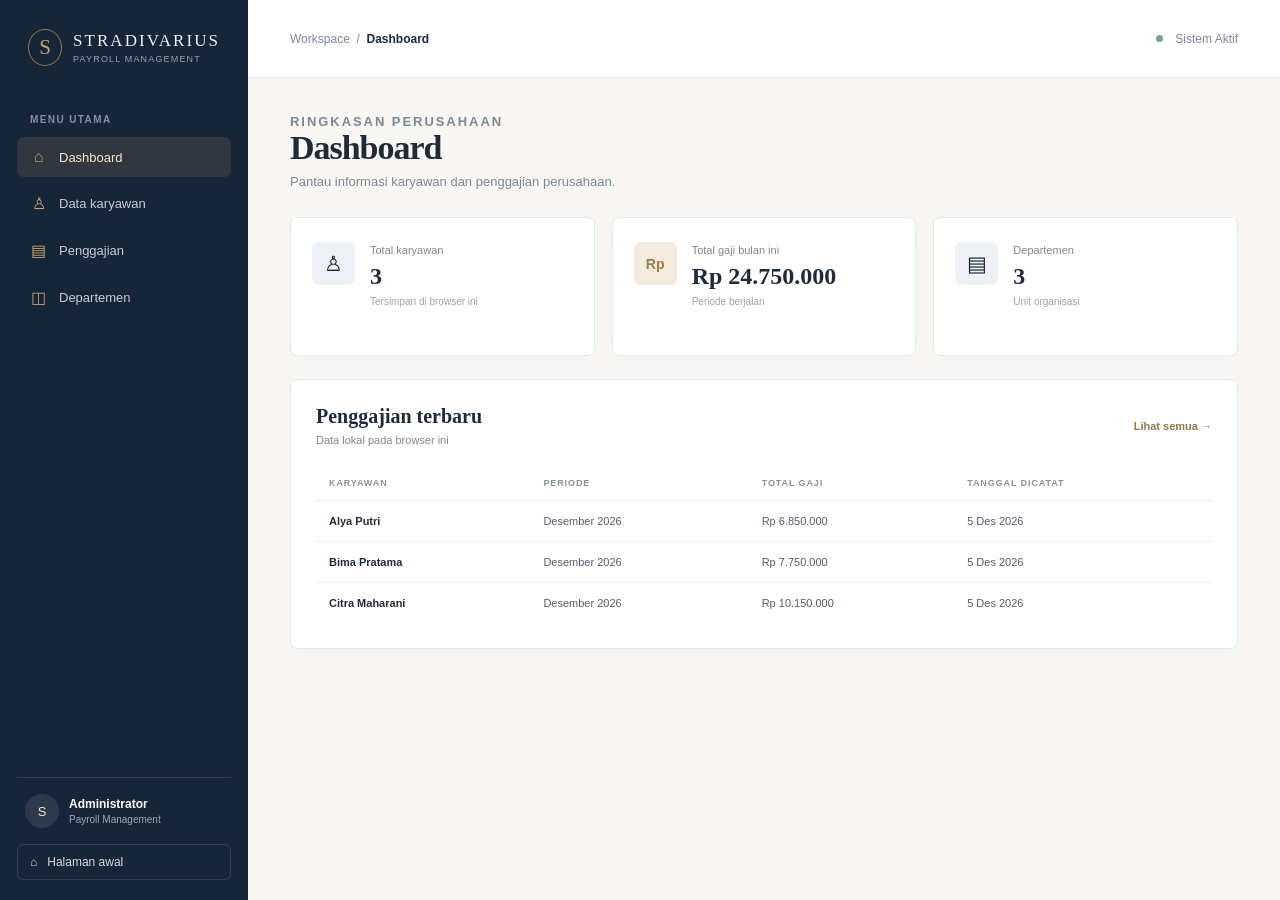
<file: index.html>
<!doctype html>
<html lang="id">
<head>
  <meta charset="utf-8">
  <meta name="viewport" content="width=device-width, initial-scale=1">
  <meta http-equiv="refresh" content="0; url=dashboard.html">
  <title>STRADIVARIUS — Sistem Informasi Penggajian</title>
</head>
<body>
  <p>Membuka aplikasi STRADIVARIUS… <a href="dashboard.html">Lanjutkan</a>.</p>
</body>
</html>
</file>
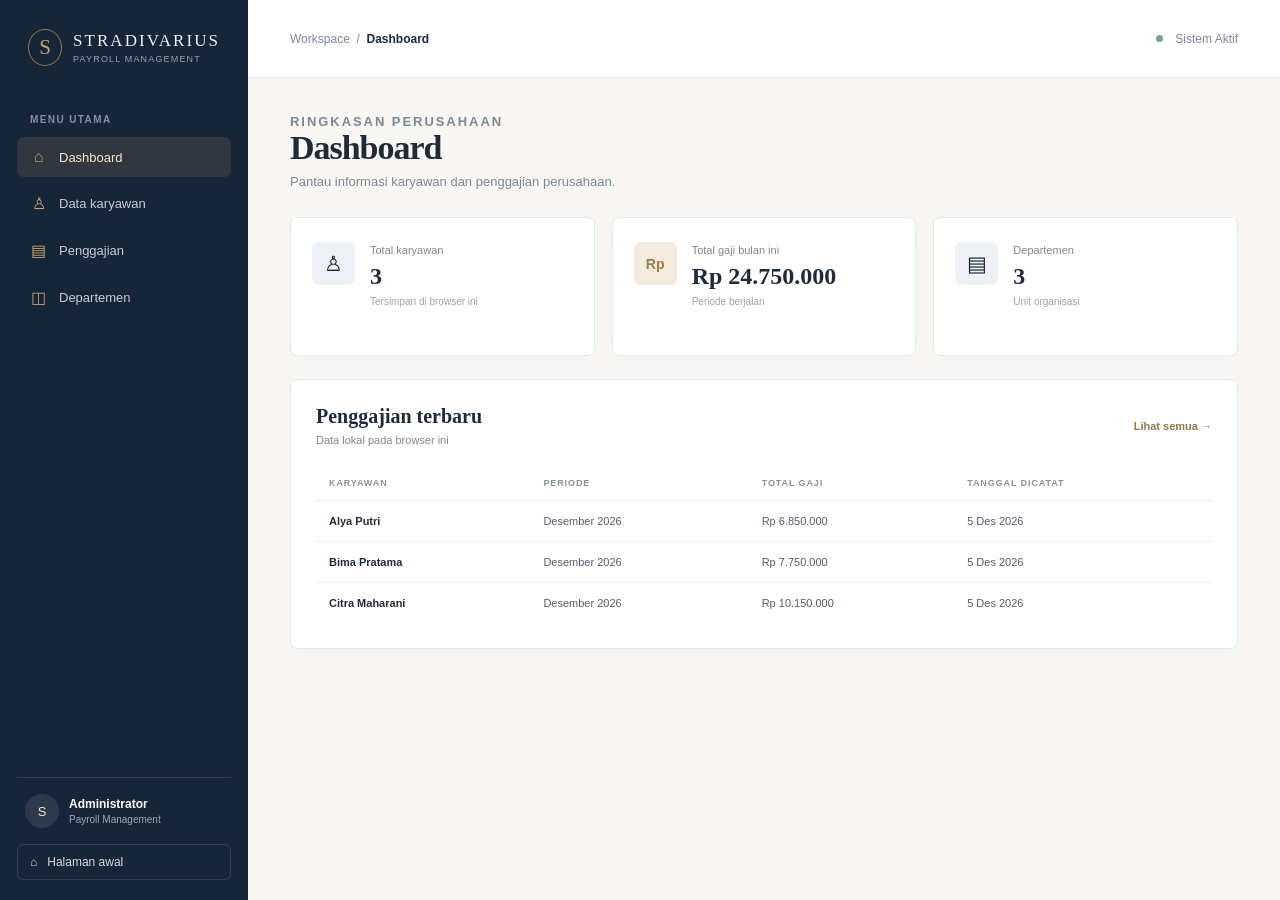
<file: dashboard.html>
<!doctype html>
<html lang="id">
<head>
  <meta charset="utf-8">
  <meta name="viewport" content="width=device-width, initial-scale=1">
  <title>Dashboard — STRADIVARIUS</title>
  <link rel="stylesheet" href="style.css">
  <script src="app.js" defer></script>
</head>
<body data-page="dashboard">
  <div id="notifications" class="toast-container" aria-live="polite"></div>
  <div class="app-shell">
    <aside class="sidebar">
      <a class="brand" href="dashboard.html"><span class="brand-mark">S</span><span class="brand-name">STRADIVARIUS<span class="brand-caption">PAYROLL MANAGEMENT</span></span></a>
      <p class="nav-label">Menu utama</p>
      <nav class="nav-list" aria-label="Navigasi utama">
        <a class="nav-link active" href="dashboard.html"><span class="nav-icon">⌂</span>Dashboard</a>
        <a class="nav-link" href="karyawan.html"><span class="nav-icon">♙</span>Data karyawan</a>
        <a class="nav-link" href="penggajian.html" data-payroll-only><span class="nav-icon">▤</span>Penggajian</a>
        <a class="nav-link" href="departemen.html"><span class="nav-icon">◫</span>Departemen</a>
      </nav>
      <div class="sidebar-bottom">
        <div class="sidebar-user"><span class="avatar">S</span><span><strong class="user-name" data-user-name>Pengguna</strong><span class="user-role" data-user-role>Memuat...</span></span></div>
        <a class="logout-button" href="login.html">⌂ &nbsp; Halaman awal</a>
      </div>
    </aside>
    <main class="main">
      <header class="topbar"><button id="menu-toggle" class="menu-toggle" aria-label="Buka menu">☰</button><div class="breadcrumb">Workspace &nbsp;/&nbsp; <strong>Dashboard</strong></div><div class="topbar-right"><span class="online-dot"></span><span class="role-label">Sistem Aktif</span></div></header>
      <div class="content">
        <div class="page-heading"><div><p class="eyebrow">Ringkasan perusahaan</p><h1>Dashboard</h1><p>Pantau informasi karyawan dan penggajian perusahaan.</p></div></div>
        <div id="dashboard-content"></div>
      </div>
    </main>
  </div>
</body>
</html>
</file>
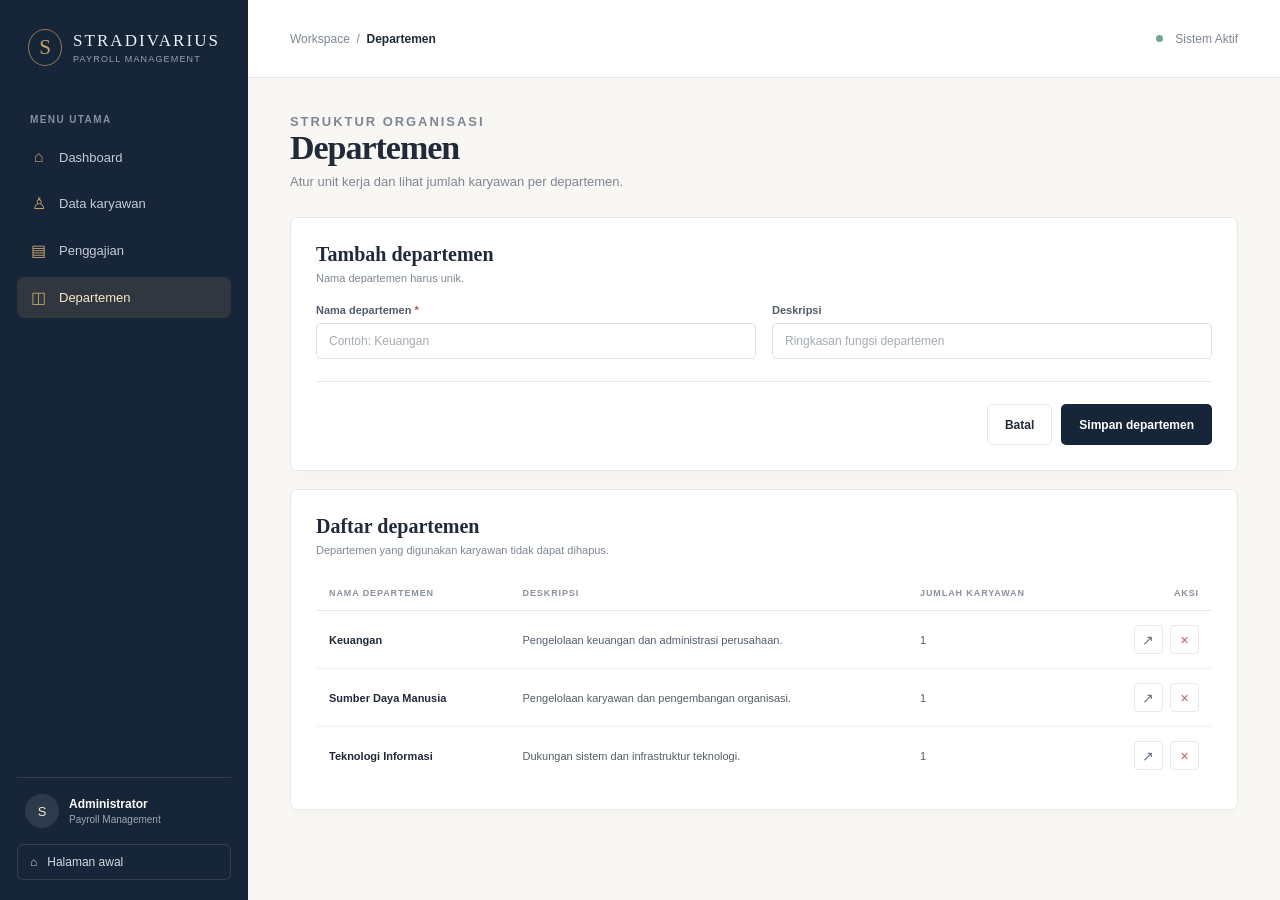
<file: departemen.html>
<!doctype html>
<html lang="id">
<head>
  <meta charset="utf-8">
  <meta name="viewport" content="width=device-width, initial-scale=1">
  <title>Departemen — STRADIVARIUS</title>
  <link rel="stylesheet" href="style.css">
  <script src="app.js" defer></script>
</head>
<body data-page="departments">
  <div id="notifications" class="toast-container" aria-live="polite"></div>
  <div class="app-shell">
    <aside class="sidebar">
      <a class="brand" href="dashboard.html"><span class="brand-mark">S</span><span class="brand-name">STRADIVARIUS<span class="brand-caption">PAYROLL MANAGEMENT</span></span></a>
      <p class="nav-label">Menu utama</p><nav class="nav-list" aria-label="Navigasi utama">
        <a class="nav-link" href="dashboard.html"><span class="nav-icon">⌂</span>Dashboard</a><a class="nav-link" href="karyawan.html"><span class="nav-icon">♙</span>Data karyawan</a>
        <a class="nav-link" href="penggajian.html" data-payroll-only><span class="nav-icon">▤</span>Penggajian</a><a class="nav-link active" href="departemen.html"><span class="nav-icon">◫</span>Departemen</a>
      </nav>
      <div class="sidebar-bottom"><div class="sidebar-user"><span class="avatar">S</span><span><strong class="user-name" data-user-name>Pengguna</strong><span class="user-role" data-user-role>Mode lokal</span></span></div><a class="logout-button" href="login.html">⌂ &nbsp; Halaman awal</a></div>
    </aside>
    <main class="main">
      <header class="topbar"><button id="menu-toggle" class="menu-toggle" aria-label="Buka menu">☰</button><div class="breadcrumb">Workspace &nbsp;/&nbsp; <strong>Departemen</strong></div><div class="topbar-right"><span class="online-dot"></span><span class="role-label">Sistem Aktif</span></div></header>
      <div class="content">
        <div class="page-heading"><div><p class="eyebrow">Struktur organisasi</p><h1>Departemen</h1><p>Atur unit kerja dan lihat jumlah karyawan per departemen.</p></div></div>
        <section class="panel" data-admin-only>
          <div class="panel-heading"><div><h2 id="department-form-title">Tambah departemen</h2><p>Nama departemen harus unik.</p></div></div>
          <form id="department-form">
            <input type="hidden" name="id_departemen">
            <div class="form-grid">
              <div class="field"><label for="nama_departemen">Nama departemen <span class="required">*</span></label><input id="nama_departemen" name="nama_departemen" required maxlength="120" placeholder="Contoh: Keuangan"></div>
              <div class="field"><label for="deskripsi">Deskripsi</label><input id="deskripsi" name="deskripsi" maxlength="1000" placeholder="Ringkasan fungsi departemen"></div>
            </div>
            <div class="form-actions"><button id="department-cancel" class="button button-secondary" type="button">Batal</button><button id="department-save" class="button button-primary" type="submit">Simpan departemen</button></div>
          </form>
        </section>
        <section class="panel" style="margin-top:18px">
          <div class="panel-heading"><div><h2>Daftar departemen</h2><p>Departemen yang digunakan karyawan tidak dapat dihapus.</p></div></div>
          <div class="table-wrap"><table><thead><tr><th>Nama departemen</th><th>Deskripsi</th><th>Jumlah karyawan</th><th class="actions">Aksi</th></tr></thead><tbody id="department-rows"><tr><td colspan="4"></td></tr></tbody></table></div>
        </section>
      </div>
    </main>
  </div>
</body>
</html>
</file>
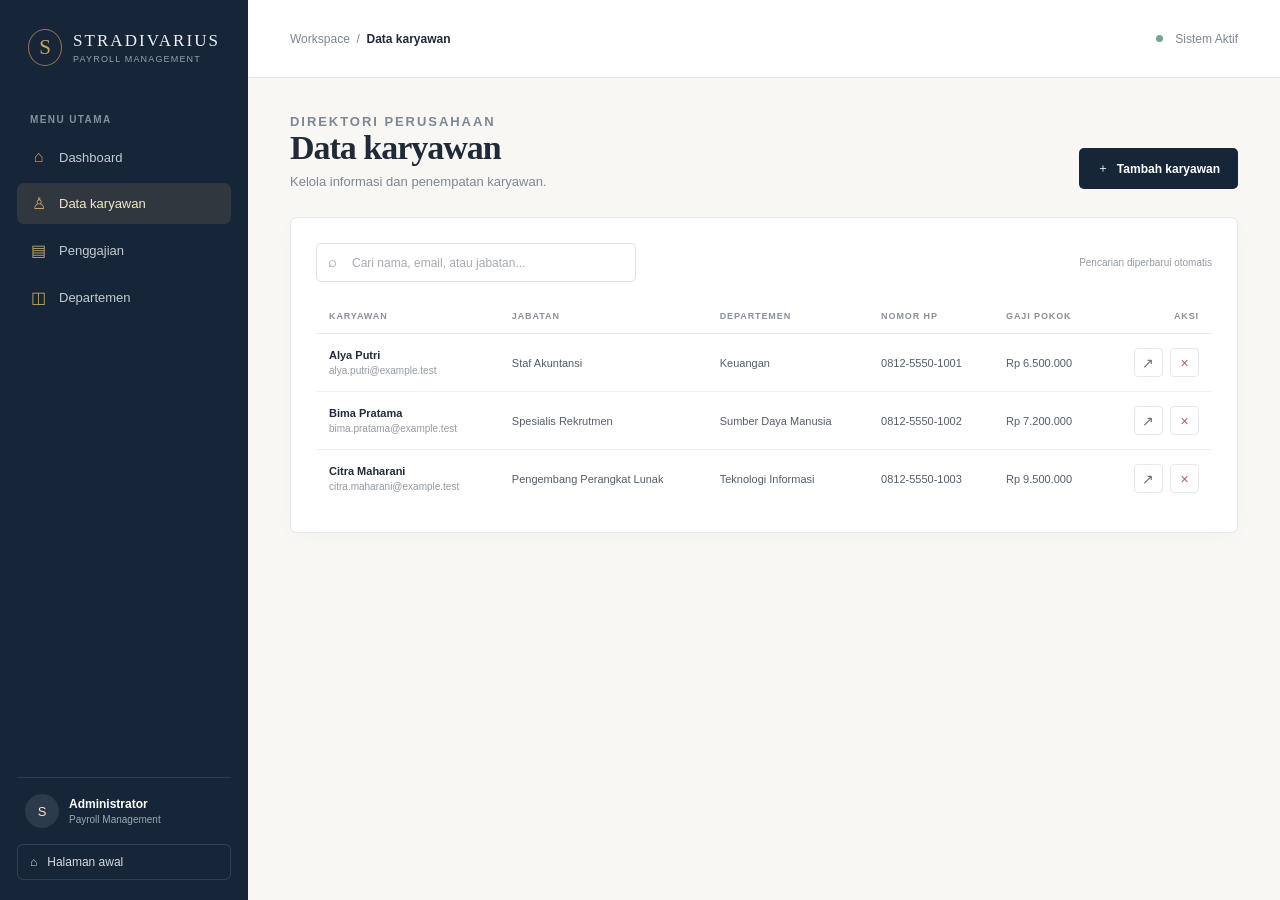
<file: karyawan.html>
<!doctype html>
<html lang="id">
<head>
  <meta charset="utf-8">
  <meta name="viewport" content="width=device-width, initial-scale=1">
  <title>Data Karyawan — STRADIVARIUS</title>
  <link rel="stylesheet" href="style.css">
  <script src="app.js" defer></script>
</head>
<body data-page="employees">
  <div id="notifications" class="toast-container" aria-live="polite"></div>
  <div class="app-shell">
    <aside class="sidebar">
      <a class="brand" href="dashboard.html"><span class="brand-mark">S</span><span class="brand-name">STRADIVARIUS<span class="brand-caption">PAYROLL MANAGEMENT</span></span></a>
      <p class="nav-label">Menu utama</p><nav class="nav-list" aria-label="Navigasi utama">
        <a class="nav-link" href="dashboard.html"><span class="nav-icon">⌂</span>Dashboard</a>
        <a class="nav-link active" href="karyawan.html"><span class="nav-icon">♙</span>Data karyawan</a>
        <a class="nav-link" href="penggajian.html" data-payroll-only><span class="nav-icon">▤</span>Penggajian</a>
        <a class="nav-link" href="departemen.html"><span class="nav-icon">◫</span>Departemen</a>
      </nav>
      <div class="sidebar-bottom"><div class="sidebar-user"><span class="avatar">S</span><span><strong class="user-name" data-user-name>Pengguna</strong><span class="user-role" data-user-role>Mode lokal</span></span></div><a class="logout-button" href="login.html">⌂ &nbsp; Halaman awal</a></div>
    </aside>
    <main class="main">
      <header class="topbar"><button id="menu-toggle" class="menu-toggle" aria-label="Buka menu">☰</button><div class="breadcrumb">Workspace &nbsp;/&nbsp; <strong>Data karyawan</strong></div><div class="topbar-right"><span class="online-dot"></span><span class="role-label">Sistem Aktif</span></div></header>
      <div class="content">
        <div class="page-heading"><div><p class="eyebrow">Direktori perusahaan</p><h1>Data karyawan</h1><p>Kelola informasi dan penempatan karyawan.</p></div><a class="button button-primary" data-admin-only href="tambah-karyawan.html"><span>＋</span> Tambah karyawan</a></div>
        <section class="panel">
          <div class="toolbar"><div class="search-wrap"><span>⌕</span><input id="employee-search" type="search" placeholder="Cari nama, email, atau jabatan..." aria-label="Cari karyawan"></div><span class="field-hint">Pencarian diperbarui otomatis</span></div>
          <div class="table-wrap"><table><thead><tr><th>Karyawan</th><th>Jabatan</th><th>Departemen</th><th>Nomor HP</th><th>Gaji pokok</th><th class="actions">Aksi</th></tr></thead><tbody id="employee-rows"><tr><td colspan="6"></td></tr></tbody></table></div>
        </section>
      </div>
    </main>
  </div>
</body>
</html>
</file>
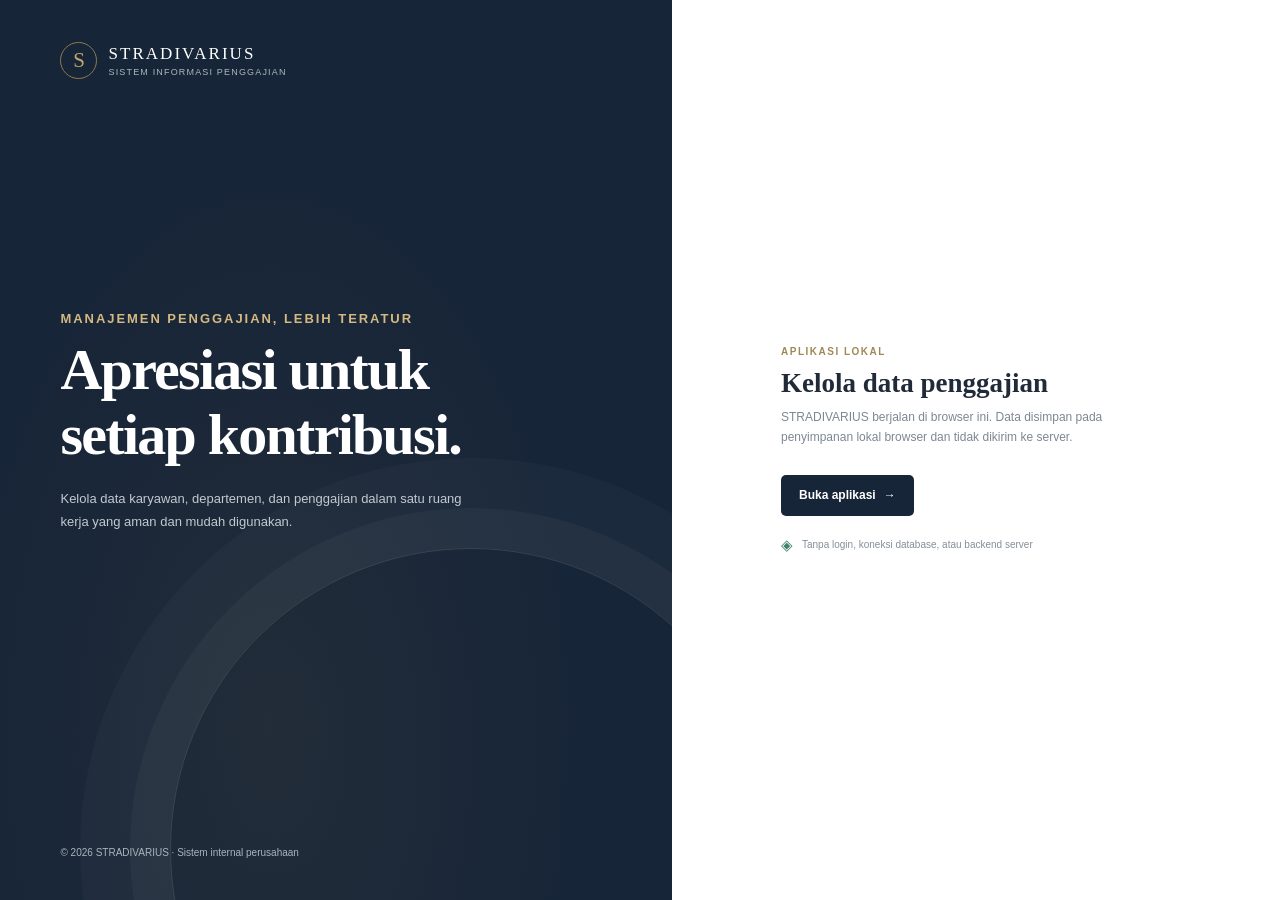
<file: login.html>
<!doctype html>
<html lang="id">
<head>
  <meta charset="utf-8">
  <meta name="viewport" content="width=device-width, initial-scale=1">
  <meta name="theme-color" content="#172538">
  <title>Mulai — STRADIVARIUS</title>
  <link rel="stylesheet" href="style.css">
  <script src="app.js" defer></script>
</head>
<body data-page="login">
  <div id="notifications" class="toast-container" aria-live="polite"></div>
  <main class="login-page">
    <section class="login-visual">
      <div class="login-brand">
        <div class="brand"><span class="brand-mark">S</span><span class="brand-name">STRADIVARIUS<span class="brand-caption">SISTEM INFORMASI PENGGAJIAN</span></span></div>
      </div>
      <div class="login-copy">
        <p class="eyebrow">Manajemen penggajian, lebih teratur</p>
        <h1>Apresiasi untuk setiap kontribusi.</h1>
        <p>Kelola data karyawan, departemen, dan penggajian dalam satu ruang kerja yang aman dan mudah digunakan.</p>
      </div>
      <div class="login-foot">© 2026 STRADIVARIUS · Sistem internal perusahaan</div>
    </section>
    <section class="login-side">
      <div class="login-form-wrap">
        <p class="eyebrow">Aplikasi lokal</p>
        <h2>Kelola data penggajian</h2>
        <p class="login-intro">STRADIVARIUS berjalan di browser ini. Data disimpan pada penyimpanan lokal browser dan tidak dikirim ke server.</p>
        <a class="button button-primary" href="dashboard.html">Buka aplikasi <span aria-hidden="true">→</span></a>
        <div class="login-security"><span aria-hidden="true">◈</span> Tanpa login, koneksi database, atau backend server</div>
      </div>
    </section>
  </main>
</body>
</html>
</file>
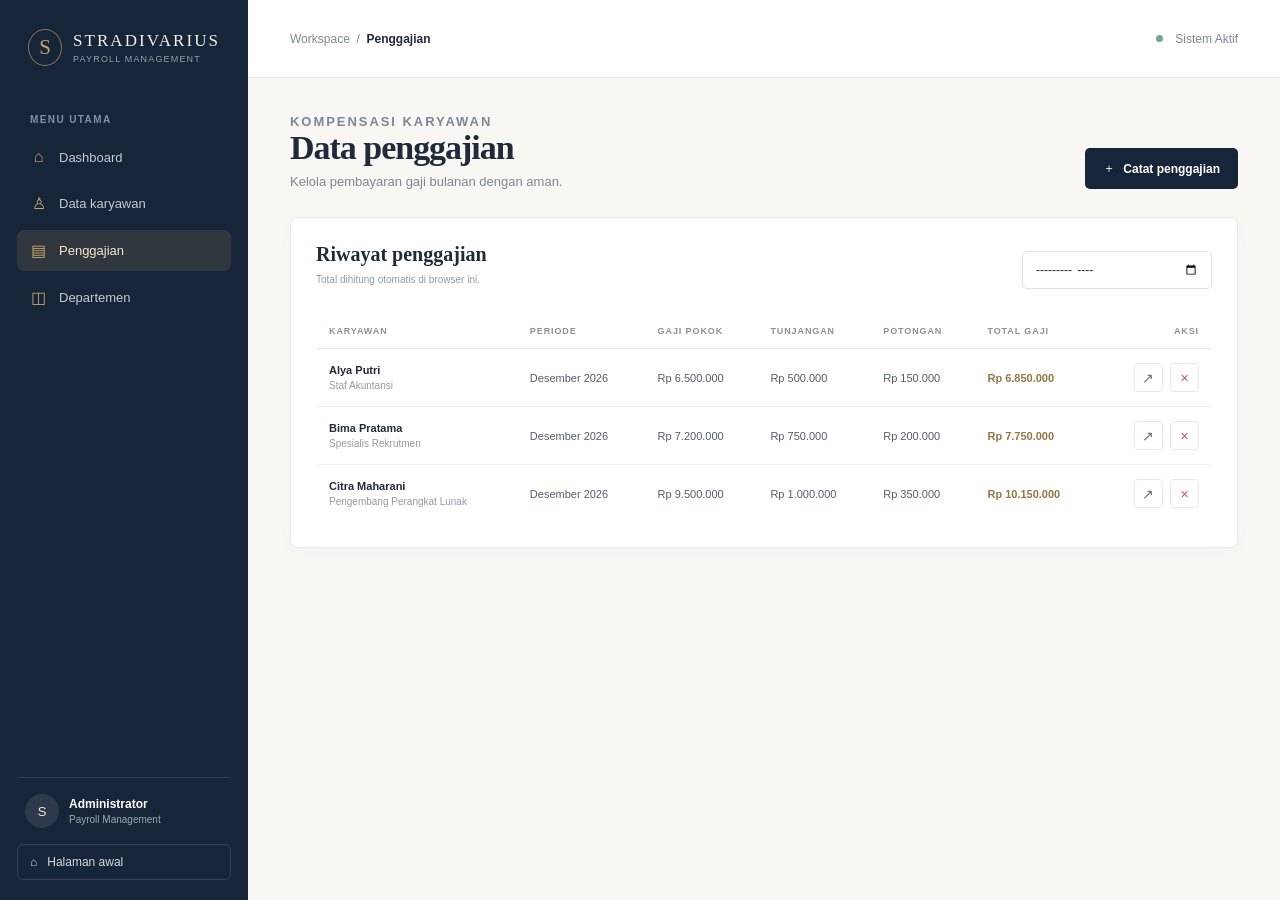
<file: penggajian.html>
<!doctype html>
<html lang="id">
<head>
  <meta charset="utf-8">
  <meta name="viewport" content="width=device-width, initial-scale=1">
  <title>Penggajian — STRADIVARIUS</title>
  <link rel="stylesheet" href="style.css">
  <script src="app.js" defer></script>
</head>
<body data-page="payroll">
  <div id="notifications" class="toast-container" aria-live="polite"></div>
  <div class="app-shell">
    <aside class="sidebar">
      <a class="brand" href="dashboard.html"><span class="brand-mark">S</span><span class="brand-name">STRADIVARIUS<span class="brand-caption">PAYROLL MANAGEMENT</span></span></a>
      <p class="nav-label">Menu utama</p><nav class="nav-list" aria-label="Navigasi utama">
        <a class="nav-link" href="dashboard.html"><span class="nav-icon">⌂</span>Dashboard</a><a class="nav-link" href="karyawan.html"><span class="nav-icon">♙</span>Data karyawan</a>
        <a class="nav-link active" href="penggajian.html" data-payroll-only><span class="nav-icon">▤</span>Penggajian</a><a class="nav-link" href="departemen.html"><span class="nav-icon">◫</span>Departemen</a>
      </nav>
      <div class="sidebar-bottom"><div class="sidebar-user"><span class="avatar">S</span><span><strong class="user-name" data-user-name>Pengguna</strong><span class="user-role" data-user-role>Mode lokal</span></span></div><a class="logout-button" href="login.html">⌂ &nbsp; Halaman awal</a></div>
    </aside>
    <main class="main">
      <header class="topbar"><button id="menu-toggle" class="menu-toggle" aria-label="Buka menu">☰</button><div class="breadcrumb">Workspace &nbsp;/&nbsp; <strong>Penggajian</strong></div><div class="topbar-right"><span class="online-dot"></span><span class="role-label">Sistem Aktif</span></div></header>
      <div class="content">
        <div class="page-heading"><div><p class="eyebrow">Kompensasi karyawan</p><h1>Data penggajian</h1><p>Kelola pembayaran gaji bulanan dengan aman.</p></div><a class="button button-primary" data-payroll-only href="tambah-penggajian.html"><span>＋</span> Catat penggajian</a></div>
        <section class="panel">
          <div class="toolbar"><div><h2>Riwayat penggajian</h2><p class="field-hint">Total dihitung otomatis di browser ini.</p></div><input id="payroll-period" type="month" aria-label="Filter periode" style="max-width:190px"></div>
          <div class="table-wrap"><table><thead><tr><th>Karyawan</th><th>Periode</th><th>Gaji pokok</th><th>Tunjangan</th><th>Potongan</th><th>Total gaji</th><th class="actions">Aksi</th></tr></thead><tbody id="payroll-rows"><tr><td colspan="7"></td></tr></tbody></table></div>
        </section>
      </div>
    </main>
  </div>
</body>
</html>
</file>
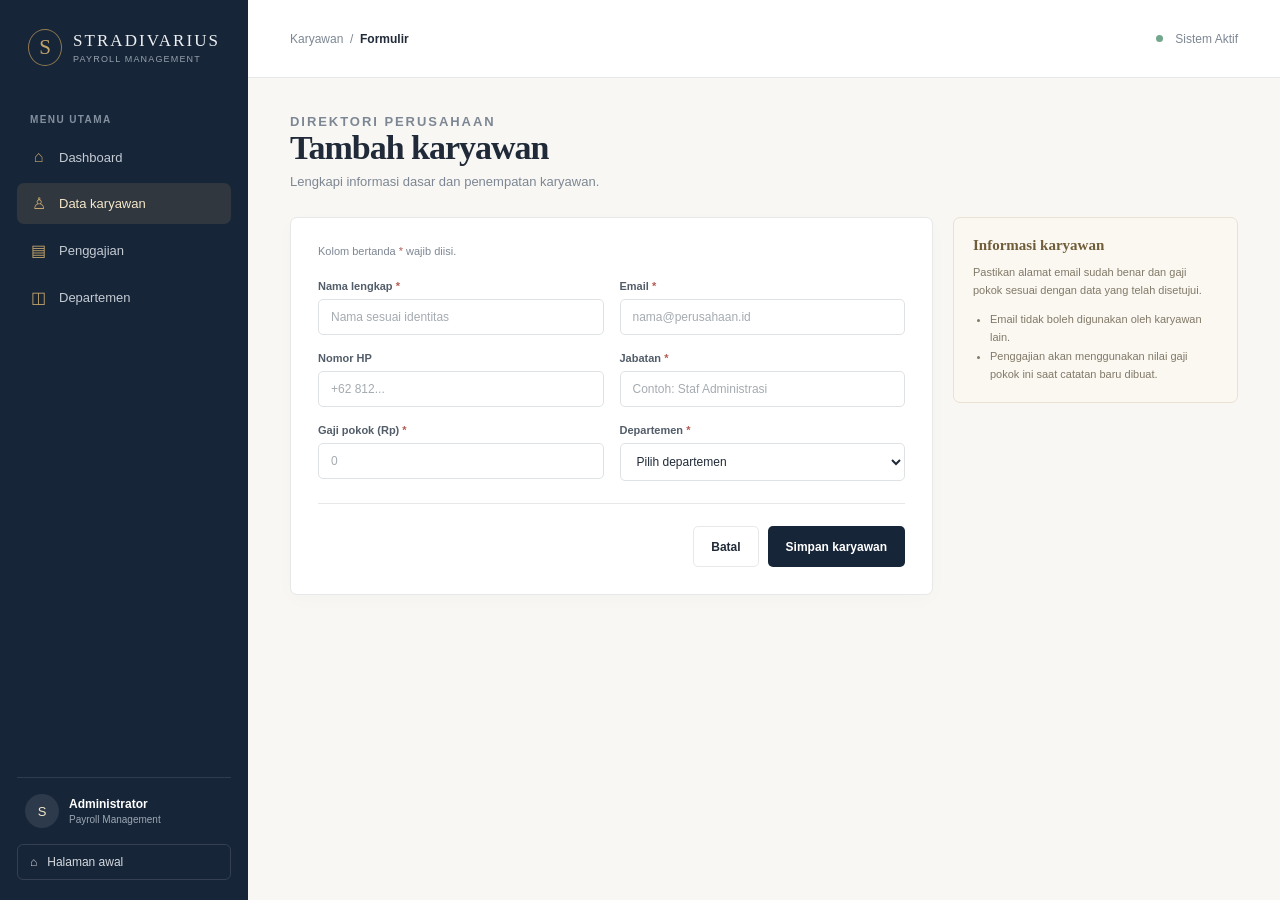
<file: tambah-karyawan.html>
<!doctype html>
<html lang="id">
<head>
  <meta charset="utf-8">
  <meta name="viewport" content="width=device-width, initial-scale=1">
  <title>Tambah Karyawan — STRADIVARIUS</title>
  <link rel="stylesheet" href="style.css">
  <script src="app.js" defer></script>
</head>
<body data-page="employee-form">
  <div id="notifications" class="toast-container" aria-live="polite"></div>
  <div class="app-shell">
    <aside class="sidebar">
      <a class="brand" href="dashboard.html"><span class="brand-mark">S</span><span class="brand-name">STRADIVARIUS<span class="brand-caption">PAYROLL MANAGEMENT</span></span></a>
      <p class="nav-label">Menu utama</p><nav class="nav-list" aria-label="Navigasi utama">
        <a class="nav-link" href="dashboard.html"><span class="nav-icon">⌂</span>Dashboard</a><a class="nav-link active" href="karyawan.html"><span class="nav-icon">♙</span>Data karyawan</a>
        <a class="nav-link" href="penggajian.html" data-payroll-only><span class="nav-icon">▤</span>Penggajian</a><a class="nav-link" href="departemen.html"><span class="nav-icon">◫</span>Departemen</a>
      </nav>
      <div class="sidebar-bottom"><div class="sidebar-user"><span class="avatar">S</span><span><strong class="user-name" data-user-name>Pengguna</strong><span class="user-role" data-user-role>Mode lokal</span></span></div><a class="logout-button" href="login.html">⌂ &nbsp; Halaman awal</a></div>
    </aside>
    <main class="main">
      <header class="topbar"><button id="menu-toggle" class="menu-toggle" aria-label="Buka menu">☰</button><div class="breadcrumb">Karyawan &nbsp;/&nbsp; <strong>Formulir</strong></div><div class="topbar-right"><span class="online-dot"></span><span class="role-label">Sistem Aktif</span></div></header>
      <div class="content">
        <div class="page-heading"><div><p class="eyebrow">Direktori perusahaan</p><h1 id="employee-form-title">Tambah karyawan</h1><p>Lengkapi informasi dasar dan penempatan karyawan.</p></div></div>
        <div class="form-layout">
          <section class="form-card">
            <p>Kolom bertanda <span class="required">*</span> wajib diisi.</p>
            <form id="employee-form">
              <div class="form-grid">
                <div class="field"><label for="nama">Nama lengkap <span class="required">*</span></label><input id="nama" name="nama" required maxlength="160" placeholder="Nama sesuai identitas"></div>
                <div class="field"><label for="email">Email <span class="required">*</span></label><input id="email" name="email" type="email" required maxlength="254" placeholder="nama@perusahaan.id"></div>
                <div class="field"><label for="no_hp">Nomor HP</label><input id="no_hp" name="no_hp" type="tel" maxlength="30" placeholder="+62 812..."></div>
                <div class="field"><label for="jabatan">Jabatan <span class="required">*</span></label><input id="jabatan" name="jabatan" required maxlength="120" placeholder="Contoh: Staf Administrasi"></div>
                <div class="field"><label for="gaji_pokok">Gaji pokok (Rp) <span class="required">*</span></label><input id="gaji_pokok" name="gaji_pokok" type="number" min="0" max="9999999999999.99" step="0.01" required placeholder="0"></div>
                <div class="field"><label for="id_departemen">Departemen <span class="required">*</span></label><select id="id_departemen" name="id_departemen" required><option value="">Memuat departemen...</option></select></div>
              </div>
              <div class="form-actions"><a class="button button-secondary" href="karyawan.html">Batal</a><button class="button button-primary" type="submit">Simpan karyawan</button></div>
            </form>
          </section>
          <aside class="aside-note"><h3>Informasi karyawan</h3><p>Pastikan alamat email sudah benar dan gaji pokok sesuai dengan data yang telah disetujui.</p><ul><li>Email tidak boleh digunakan oleh karyawan lain.</li><li>Penggajian akan menggunakan nilai gaji pokok ini saat catatan baru dibuat.</li></ul></aside>
        </div>
      </div>
    </main>
  </div>
</body>
</html>
</file>
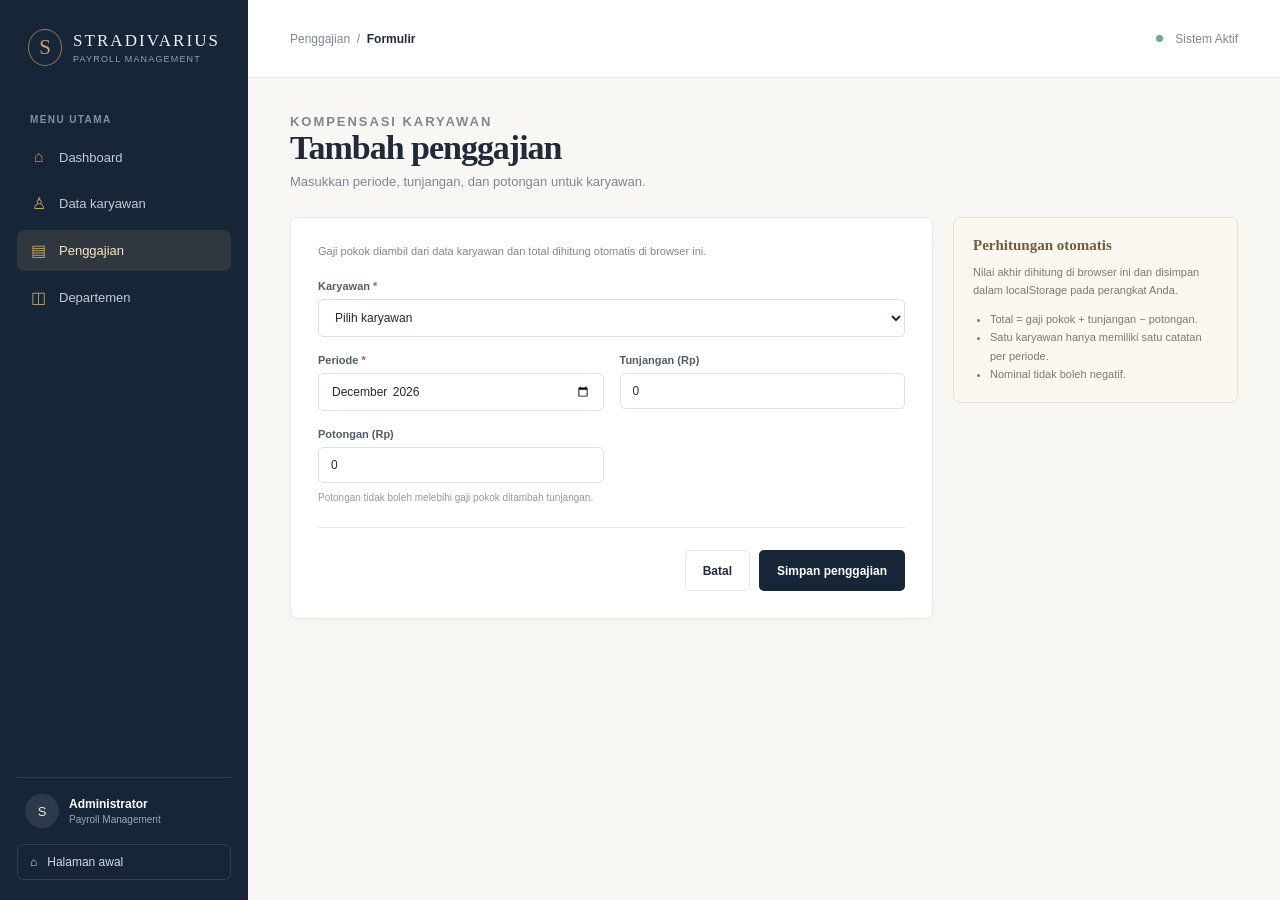
<file: tambah-penggajian.html>
<!doctype html>
<html lang="id">
<head>
  <meta charset="utf-8">
  <meta name="viewport" content="width=device-width, initial-scale=1">
  <title>Tambah Penggajian — STRADIVARIUS</title>
  <link rel="stylesheet" href="style.css">
  <script src="app.js" defer></script>
</head>
<body data-page="payroll-form">
  <div id="notifications" class="toast-container" aria-live="polite"></div>
  <div class="app-shell">
    <aside class="sidebar">
      <a class="brand" href="dashboard.html"><span class="brand-mark">S</span><span class="brand-name">STRADIVARIUS<span class="brand-caption">PAYROLL MANAGEMENT</span></span></a>
      <p class="nav-label">Menu utama</p><nav class="nav-list" aria-label="Navigasi utama">
        <a class="nav-link" href="dashboard.html"><span class="nav-icon">⌂</span>Dashboard</a><a class="nav-link" href="karyawan.html"><span class="nav-icon">♙</span>Data karyawan</a>
        <a class="nav-link active" href="penggajian.html" data-payroll-only><span class="nav-icon">▤</span>Penggajian</a><a class="nav-link" href="departemen.html"><span class="nav-icon">◫</span>Departemen</a>
      </nav>
      <div class="sidebar-bottom"><div class="sidebar-user"><span class="avatar">S</span><span><strong class="user-name" data-user-name>Pengguna</strong><span class="user-role" data-user-role>Mode lokal</span></span></div><a class="logout-button" href="login.html">⌂ &nbsp; Halaman awal</a></div>
    </aside>
    <main class="main">
      <header class="topbar"><button id="menu-toggle" class="menu-toggle" aria-label="Buka menu">☰</button><div class="breadcrumb">Penggajian &nbsp;/&nbsp; <strong>Formulir</strong></div><div class="topbar-right"><span class="online-dot"></span><span class="role-label">Sistem Aktif</span></div></header>
      <div class="content">
        <div class="page-heading"><div><p class="eyebrow">Kompensasi karyawan</p><h1 id="payroll-form-title">Tambah penggajian</h1><p>Masukkan periode, tunjangan, dan potongan untuk karyawan.</p></div></div>
        <div class="form-layout">
          <section class="form-card">
            <p>Gaji pokok diambil dari data karyawan dan total dihitung otomatis di browser ini.</p>
            <form id="payroll-form">
              <div class="form-grid">
                <div class="field full"><label for="id_karyawan">Karyawan <span class="required">*</span></label><select id="id_karyawan" name="id_karyawan" required><option value="">Memuat karyawan...</option></select></div>
                <div class="field"><label for="periode">Periode <span class="required">*</span></label><input id="periode" name="periode" type="month" required min="2000-01"></div>
                <div class="field"><label for="tunjangan">Tunjangan (Rp)</label><input id="tunjangan" name="tunjangan" type="number" min="0" max="9999999999999.99" step="0.01" value="0" required></div>
                <div class="field"><label for="potongan">Potongan (Rp)</label><input id="potongan" name="potongan" type="number" min="0" max="9999999999999.99" step="0.01" value="0" required><span class="field-hint">Potongan tidak boleh melebihi gaji pokok ditambah tunjangan.</span></div>
              </div>
              <div class="form-actions"><a class="button button-secondary" href="penggajian.html">Batal</a><button class="button button-primary" type="submit">Simpan penggajian</button></div>
            </form>
          </section>
          <aside class="aside-note"><h3>Perhitungan otomatis</h3><p>Nilai akhir dihitung di browser ini dan disimpan dalam localStorage pada perangkat Anda.</p><ul><li>Total = gaji pokok + tunjangan − potongan.</li><li>Satu karyawan hanya memiliki satu catatan per periode.</li><li>Nominal tidak boleh negatif.</li></ul></aside>
        </div>
      </div>
    </main>
  </div>
</body>
</html>
</file>
<file: style.css>
:root {
  color-scheme: light;
  --navy: #172538;
  --navy-soft: #22354c;
  --cream: #f8f7f4;
  --white: #fff;
  --gold: #c3a46a;
  --gold-soft: #f3ecde;
  --ink: #202a38;
  --muted: #7d8793;
  --line: #e7e8e9;
  --red: #ba5c5b;
  --green: #3f8269;
  font-family: "DM Sans", Arial, sans-serif;
  color: var(--ink);
  background: var(--cream);
  font-synthesis: none;
  text-rendering: optimizeLegibility;
}

* { box-sizing: border-box; }
body { margin: 0; min-width: 320px; min-height: 100vh; background: var(--cream); }
a { color: inherit; text-decoration: none; }
button, input, select, textarea { font: inherit; }
button, a, input, select, textarea { -webkit-tap-highlight-color: transparent; }
button { cursor: pointer; }
button:disabled { cursor: wait; opacity: .7; }
[hidden] { display: none !important; }

.app-shell { min-height: 100vh; }
.sidebar {
  position: fixed; inset: 0 auto 0 0; z-index: 10; display: flex; flex-direction: column;
  width: 248px; padding: 29px 17px 20px; color: #eef0f2; background: var(--navy);
}
.brand { display: flex; align-items: center; gap: 11px; padding: 0 11px; margin-bottom: 48px; }
.brand-mark { display: grid; place-items: center; width: 37px; height: 37px; color: var(--gold); border: 1px solid #8f7950; border-radius: 50%; font-family: "Playfair Display", serif; font-size: 21px; }
.brand-name { font-family: "Playfair Display", Georgia, serif; font-size: 17px; letter-spacing: .12em; }
.brand-caption { display: block; margin-top: 3px; color: #98a2ae; font: 9px "DM Sans", sans-serif; letter-spacing: .13em; }
.nav-label { padding: 0 13px; margin: 0 0 12px; color: #8290a0; font-size: 10px; font-weight: 700; letter-spacing: .14em; text-transform: uppercase; }
.nav-list { display: grid; gap: 6px; }
.nav-link { display: flex; align-items: center; gap: 12px; padding: 11px 13px; border-radius: 7px; color: #c4cbd3; font-size: 13px; transition: .18s ease; }
.nav-link:hover { color: white; background: #ffffff10; }
.nav-link.active { color: #f5e7ca; background: #c3a46a24; }
.nav-icon { width: 17px; color: var(--gold); text-align: center; font-size: 16px; }
.sidebar-bottom { margin-top: auto; }
.sidebar-user { display: flex; gap: 10px; align-items: center; padding: 16px 8px; border-top: 1px solid #ffffff1c; }
.avatar { display: grid; place-items: center; flex: 0 0 34px; width: 34px; height: 34px; color: #f3e6ca; background: #ffffff18; border-radius: 50%; font-size: 13px; }
.user-name { display: block; overflow: hidden; max-width: 130px; color: white; font-size: 12px; text-overflow: ellipsis; white-space: nowrap; }
.user-role { display: block; margin-top: 3px; color: #9ca7b3; font-size: 10px; }
.logout-button { display: block; width: 100%; padding: 10px 12px; color: #d6dbe0; border: 1px solid #ffffff20; border-radius: 6px; background: transparent; text-align: left; font-size: 12px; }
.logout-button:hover { color: white; background: #ffffff0c; }

.main { min-height: 100vh; margin-left: 248px; }
.topbar { display: flex; align-items: center; justify-content: space-between; min-height: 78px; padding: 0 42px; border-bottom: 1px solid var(--line); background: #fff; }
.breadcrumb { color: var(--muted); font-size: 12px; }
.breadcrumb strong { color: var(--ink); font-weight: 600; }
.topbar-right { display: flex; align-items: center; gap: 12px; color: var(--muted); font-size: 12px; }
.online-dot { width: 7px; height: 7px; border-radius: 50%; background: #72a78d; }
.content { max-width: 1420px; padding: 36px 42px 54px; margin: auto; }
.page-heading { display: flex; align-items: flex-end; justify-content: space-between; gap: 20px; margin-bottom: 28px; }
.eyebrow { margin: 0 0 7px; color: #a08857; font-size: 10px; font-weight: 700; letter-spacing: .15em; text-transform: uppercase; }
h1, h2, p { margin-top: 0; }
h1 { margin-bottom: 7px; font-family: "Playfair Display", Georgia, serif; font-size: clamp(27px, 3vw, 34px); font-weight: 600; letter-spacing: -.03em; }
.page-heading > div > p { margin: 0; color: var(--muted); font-size: 13px; }
h2 { margin-bottom: 6px; font-family: "Playfair Display", Georgia, serif; font-size: 20px; font-weight: 600; }
.button { display: inline-flex; align-items: center; justify-content: center; gap: 8px; min-height: 41px; padding: 0 17px; border: 1px solid transparent; border-radius: 5px; font-size: 12px; font-weight: 600; transition: .18s ease; }
.button-primary { color: #fff; background: var(--navy); }
.button-primary:hover { background: var(--navy-soft); transform: translateY(-1px); }
.button-secondary { color: var(--ink); border-color: var(--line); background: white; }
.button-secondary:hover { border-color: var(--gold); }
.button-danger { color: var(--red); border-color: #e8caca; background: #fff8f7; }
.button-danger:hover { background: #f9eae8; }
.button-gold { color: white; background: #ae915c; }

.stats-grid { display: grid; grid-template-columns: repeat(3, minmax(0, 1fr)); gap: 17px; margin-bottom: 23px; }
.stat-card { display: flex; align-items: flex-start; gap: 15px; min-height: 139px; padding: 24px 21px; border: 1px solid var(--line); border-radius: 7px; background: white; box-shadow: 0 5px 20px #17253805; }
.stat-icon { display: grid; place-items: center; flex: 0 0 43px; width: 43px; height: 43px; color: var(--navy); border-radius: 7px; background: #edf1f5; font-size: 21px; }
.stat-icon.gold { color: #997c47; background: var(--gold-soft); font-size: 14px; font-weight: 700; }
.stat-card p { margin: 2px 0 7px; color: var(--muted); font-size: 11px; }
.stat-card strong { display: block; font-family: "Playfair Display", Georgia, serif; font-size: 24px; font-weight: 600; }
.stat-card small { display: block; margin-top: 6px; color: #9ba2a9; font-size: 10px; }
.panel, .form-card { padding: 25px; border: 1px solid var(--line); border-radius: 7px; background: white; box-shadow: 0 5px 20px #17253805; }
.panel-heading { display: flex; align-items: center; justify-content: space-between; gap: 20px; margin-bottom: 20px; }
.panel-heading p { margin-bottom: 0; color: var(--muted); font-size: 11px; }
.text-link { color: #927749; font-size: 11px; font-weight: 600; }
.text-link span { margin-left: 4px; }
.table-wrap { overflow: auto; width: 100%; }
table { width: 100%; border-collapse: collapse; text-align: left; white-space: nowrap; }
th { padding: 12px 13px; color: #89919a; border-bottom: 1px solid var(--line); font-size: 9px; font-weight: 700; letter-spacing: .1em; text-transform: uppercase; }
td { padding: 14px 13px; border-bottom: 1px solid #eef0f1; color: #535e6a; font-size: 11px; }
tbody tr:last-child td { border-bottom: 0; }
tbody tr:hover { background: #fcfbf8; }
td strong { color: var(--ink); font-size: 11px; font-weight: 600; }
.sub-cell { display: block; margin-top: 4px; color: #929aa2; font-size: 10px; }
.amount { font-variant-numeric: tabular-nums; }
.total-amount { color: #927749; font-weight: 700; }
.actions { text-align: right; }
.icon-button { display: inline-grid; place-items: center; width: 29px; height: 29px; margin-left: 4px; color: #657180; border: 1px solid var(--line); border-radius: 4px; background: white; font-size: 14px; }
.icon-button:hover { border-color: var(--gold); color: var(--navy); }
.icon-button.danger { color: var(--red); }
.icon-button.danger:hover { border-color: #e8caca; background: #fff4f2; }
.toolbar { display: flex; align-items: center; justify-content: space-between; gap: 14px; margin-bottom: 17px; }
.search-wrap { position: relative; width: min(100%, 320px); }
.search-wrap span { position: absolute; top: 10px; left: 12px; color: #9099a2; font-size: 15px; }
.search-wrap input { padding-left: 35px; }
.toolbar select, .search-wrap input { min-height: 39px; }
input, select, textarea { width: 100%; padding: 10px 12px; color: var(--ink); border: 1px solid #dfe2e4; border-radius: 5px; outline: none; background: white; font-size: 12px; }
input:focus, select:focus, textarea:focus { border-color: #b49a69; box-shadow: 0 0 0 3px #c3a46a1b; }
textarea { min-height: 100px; resize: vertical; }
input::placeholder, textarea::placeholder { color: #a5abb1; }
.form-layout { display: grid; grid-template-columns: minmax(0, 1fr) 285px; align-items: start; gap: 20px; }
.form-card { padding: 27px; }
.form-card > p { margin-bottom: 23px; color: var(--muted); font-size: 11px; }
.form-grid { display: grid; grid-template-columns: repeat(2, minmax(0, 1fr)); gap: 17px 16px; }
.field { display: grid; align-content: start; gap: 7px; }
.field.full { grid-column: 1 / -1; }
.field label { color: #525d69; font-size: 11px; font-weight: 600; }
.required { color: #b45c53; }
.field-hint { color: #929aa2; font-size: 10px; line-height: 1.5; }
.form-actions { display: flex; justify-content: flex-end; gap: 9px; padding-top: 22px; margin-top: 22px; border-top: 1px solid var(--line); }
.aside-note { padding: 19px; border: 1px solid #e9e1d2; border-radius: 7px; background: #fbf8f2; }
.aside-note h3 { margin: 0 0 9px; color: #705d39; font-family: "Playfair Display", Georgia, serif; font-size: 15px; }
.aside-note p, .aside-note li { color: #817968; font-size: 11px; line-height: 1.65; }
.aside-note ul { padding-left: 17px; margin: 8px 0 0; }
.empty-state { padding: 26px 15px; margin: 0; color: var(--muted); text-align: center; font-size: 12px; }
.error-cell { color: var(--red); white-space: normal; }
.loading { display: flex; align-items: center; justify-content: center; gap: 10px; min-height: 74px; color: var(--muted); font-size: 12px; }
.spinner { width: 15px; height: 15px; border: 2px solid #e5dfd3; border-top-color: var(--gold); border-radius: 50%; animation: spin .7s linear infinite; }
@keyframes spin { to { transform: rotate(360deg); } }
.toast-container { position: fixed; top: 18px; right: 20px; z-index: 50; display: grid; gap: 8px; width: min(360px, calc(100vw - 32px)); }
.toast { padding: 13px 15px; color: white; border-radius: 5px; background: var(--green); box-shadow: 0 8px 24px #17253827; font-size: 12px; animation: toast-in .2s ease-out; }
.toast-error { background: #a94d4c; }
@keyframes toast-in { from { opacity: 0; transform: translateY(-7px); } }
.menu-toggle { display: none; width: 35px; height: 35px; color: var(--ink); border: 1px solid var(--line); border-radius: 5px; background: white; }

.login-page { display: grid; min-height: 100vh; grid-template-columns: minmax(0, 1.05fr) minmax(400px, .95fr); background: white; }
.login-visual { position: relative; display: flex; flex-direction: column; justify-content: space-between; min-height: 100vh; padding: 42px 9%; overflow: hidden; color: white; background: linear-gradient(150deg, #172538ed, #172538df), radial-gradient(ellipse at 40% 80%, #806842 0, transparent 55%), var(--navy); }
.login-visual:after { position: absolute; right: -100px; bottom: -250px; width: 600px; height: 600px; border: 1px solid #ffffff20; border-radius: 50%; content: ""; box-shadow: 0 0 0 40px #ffffff08, 0 0 0 90px #ffffff06; }
.login-brand { position: relative; z-index: 1; }
.login-brand .brand { padding: 0; margin: 0; }
.login-brand .brand-caption { color: #aeb8c0; }
.login-copy { position: relative; z-index: 1; max-width: 530px; padding-bottom: 8vh; }
.login-copy .eyebrow { color: #d3b982; }
.login-copy h1 { max-width: 500px; margin-bottom: 19px; font-size: clamp(38px, 5vw, 58px); line-height: 1.12; }
.login-copy p { max-width: 410px; color: #c2c9d0; font-size: 13px; line-height: 1.8; }
.login-foot { position: relative; z-index: 1; color: #abb4be; font-size: 10px; }
.login-side { display: grid; place-items: center; padding: 45px 30px; }
.login-form-wrap { width: min(100%, 390px); }
.login-form-wrap .eyebrow { margin-bottom: 11px; }
.login-form-wrap h2 { margin-bottom: 9px; font-size: 27px; }
.login-intro { margin-bottom: 28px; color: var(--muted); font-size: 12px; line-height: 1.6; }
.login-form { display: grid; gap: 17px; }
.login-form .button { width: 100%; margin-top: 6px; }
.login-security { display: flex; gap: 9px; align-items: center; margin-top: 20px; color: #858e98; font-size: 10px; }
.login-security span { color: var(--green); font-size: 15px; }
.home-redirect { padding: 30px; text-align: center; }

@media (max-width: 1050px) {
  .sidebar { width: 220px; }
  .main { margin-left: 220px; }
  .topbar { padding: 0 28px; }
  .content { padding: 30px 28px 45px; }
  .stats-grid { gap: 12px; }
  .stat-card { gap: 10px; padding: 20px 15px; }
  .form-layout { grid-template-columns: minmax(0, 1fr) 230px; }
}
@media (max-width: 760px) {
  .sidebar { width: 248px; transform: translateX(-100%); transition: transform .2s ease; box-shadow: 12px 0 30px #17253820; }
  .sidebar.sidebar-open { transform: translateX(0); }
  .main { margin-left: 0; }
  .topbar { min-height: 66px; padding: 0 17px; }
  .menu-toggle { display: inline-grid; place-items: center; }
  .breadcrumb { margin-right: auto; margin-left: 12px; }
  .topbar-right { gap: 7px; font-size: 10px; }
  .content { padding: 27px 17px 38px; }
  .page-heading { align-items: flex-start; margin-bottom: 21px; }
  .page-heading .button { min-height: 38px; padding: 0 11px; white-space: nowrap; }
  .stats-grid { grid-template-columns: 1fr; gap: 10px; }
  .stat-card { min-height: unset; padding: 16px; }
  .stat-card strong { font-size: 22px; }
  .panel, .form-card { padding: 18px 15px; }
  .form-layout { grid-template-columns: 1fr; }
  .form-grid { grid-template-columns: 1fr; }
  .field.full { grid-column: auto; }
  .toolbar { align-items: stretch; flex-direction: column; }
  .search-wrap { width: 100%; }
  .toolbar select { max-width: 100%; }
  .login-page { grid-template-columns: 1fr; }
  .login-visual { display: none; }
  .login-side { min-height: 100vh; padding: 32px 22px; }
}
@media (max-width: 420px) {
  .topbar-right .online-dot, .topbar-right .role-label { display: none; }
  .page-heading { gap: 10px; }
  .page-heading h1 { font-size: 27px; }
  .page-heading .button { font-size: 10px; }
  .panel-heading { align-items: flex-start; }
}
</file>
